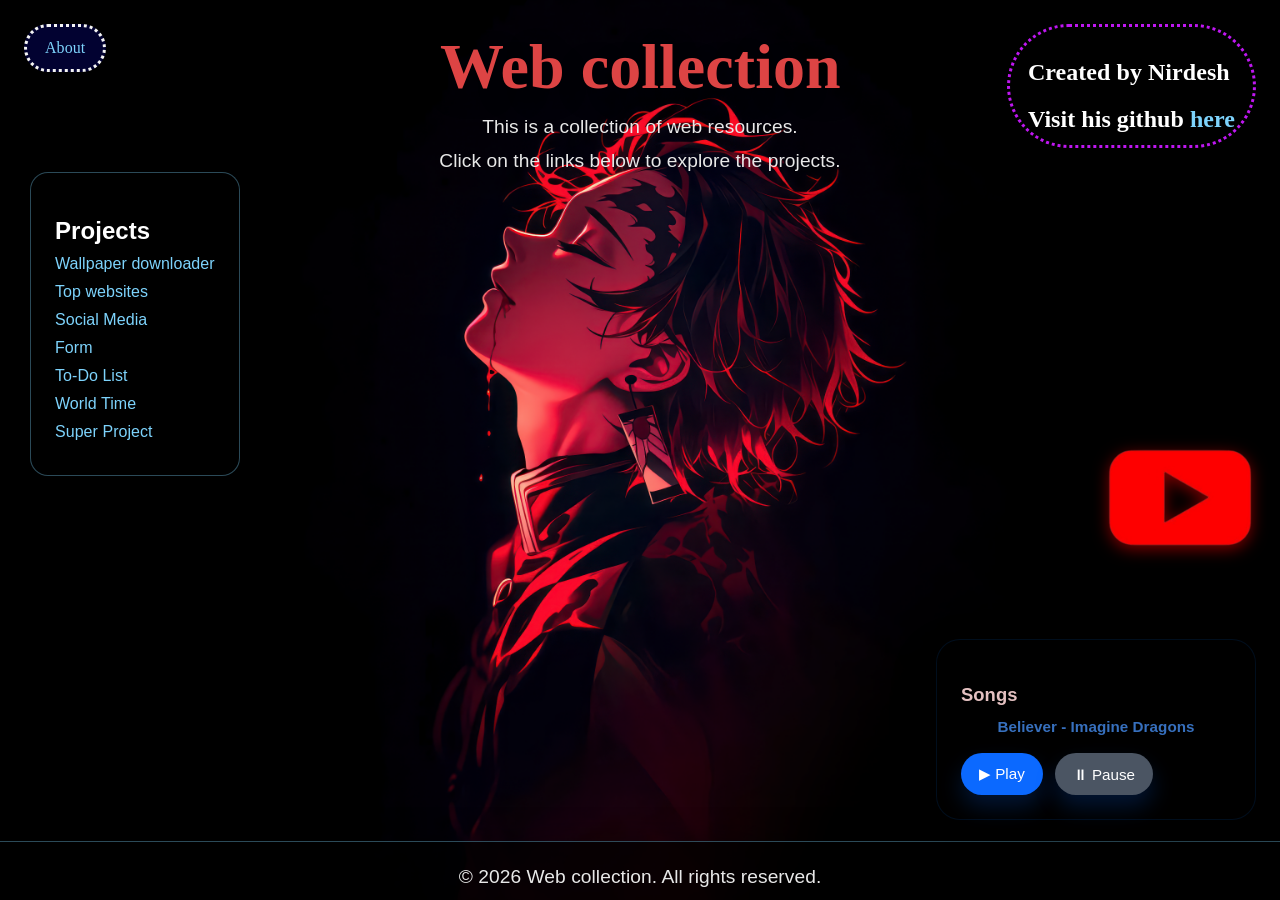
<file: index.html>
<!DOCTYPE html>
<html lang="en">

<head>
    <meta charset="UTF-8">
    <meta name="viewport" content="width=device-width, initial-scale=1.0">
    <title>Web collection</title>
    <link rel="icon" type="image/x-icon" href="https://images.icon-icons.com/81/PNG/256/arrow_top_15603.png" />

    <style>
        * {
            padding: 0;
            margin: 0;
            box-sizing: border-box;
        }

        .footer {
            position: fixed;
            bottom: 0;
            width: 100%;
            background-color: rgba(0, 0, 0, 0.72);
            color: #d4d4d4;
            text-align: center;
            padding: 12px 0;
            border-top: 1px solid rgba(125, 211, 252, 0.35);
            box-shadow: 0 -8px 24px rgba(0, 0, 0, 0.25);
        }

        body {
            font-family: 'poppins', sans-serif;
            letter-spacing: 0.05px;
            background-image: url('tan.png');
            background-size: cover;
            background-attachment: fixed;
            background-position: center;
            min-height: 100vh;
            margin: 0;
            padding: 30px;
            color: #f4f4f4;
            display: flex;
            flex-direction: column;
            align-items: center;
        }

        h1 {
            color: rgb(221, 68, 68);
            text-align: right;
            font-size: 4rem;
            text-shadow: 0 8px 24px rgba(0, 0, 0, 0.4);
            transition: all 0.3s ease;
            font-family: Georgia, 'Times New Roman', Times, serif;
            animation-name: myani;
            animation-duration: 5s;


        }

        @keyframes myani {
            0% {
                transform: translateY(-40px);
                opacity: 0;
            }

            100% {
                transform: translateY(0);
                opacity: 1;
            }
        }

        h1:hover {
            color: #ff4f4f;
            cursor: pointer;
            text-transform: capitalize;
            font-size: 4.05rem;

        }

        p {
            font-size: 1.2em;
            color: #e8e8e8;
            text-align: center;
            max-width: 720px;
            margin: 12px auto 0;
            font-family: 'Lucida Sans', 'Lucida Sans Regular', 'Lucida Grande', 'Lucida Sans Unicode', Geneva, Verdana, sans-serif;
            animation: fadeIn 1s ease-in-out;

        }

        p:hover {
            color: #a8ff00;
            cursor: pointer;
        }

        h2 {
            color: #ffffff;
            margin-top: 20px;
        }

        ul {
            list-style-type: none;
            padding: 0;
            margin: 0;
        }

        li {
            margin: 10px 0;
        }

        a {
            text-decoration: none;
            color: #7dd3fc;
        }

        a:hover {
            color: #38bdf8;
        }

        .projects {
            background-color: rgba(0, 0, 0, 0.72);
            padding: 24px;
            border-radius: 18px;
            max-width: 800px;
            border: 1px solid rgba(125, 211, 252, 0.35);
            box-shadow: 0 18px 50px rgba(0, 0, 0, 0.25);
            margin-right: auto;
        }

        .youtube-logo {
            filter: drop-shadow(0 4px 8px rgba(255, 0, 0, 0.5));
            transition: transform 0.3s ease, filter 0.3s ease;
        }

        .youtube-logo:hover {
            transform: scale(1.1);
            filter: drop-shadow(0 6px 12px rgba(255, 0, 0, 0.7));
            
        }



        .music-player {
            position: fixed;
            right: 24px;
            bottom: 80px;
            width: 320px;
            background: rgba(0, 0, 0, 0.94);
            padding: 24px;
            border-radius: 24px;
            border: 1px solid rgba(0, 86, 179, 0.16);
            box-shadow: 0 20px 45px rgba(0, 0, 0, 0.25);
            backdrop-filter: blur(16px);
            z-index: 999;
        }

        .music-player h2 {
            color: #e4c1c1;
            font-size: 1.15rem;
            margin-bottom: 10px;
        }

        .song-title {
            margin-bottom: 18px;
            font-size: 0.95rem;
            font-weight: 700;
            color: #3770be;
        }

        .controls {
            display: flex;
            gap: 12px;
            flex-wrap: wrap;
        }



        button {
            background: #0b69ff;
            color: #fff;
            border: none;
            padding: 12px 18px;
            border-radius: 999px;
            font-size: 0.95rem;
            cursor: pointer;
            transition: transform 0.2s ease, background 0.2s ease;
            box-shadow: 0 12px 22px rgba(11, 105, 255, 0.2);
        }

        .information {
            position: fixed;
            top: 24px;
            right: 24px;
            background-color: rgba(0, 0, 0, 0.72);
            padding: 12px 18px;
            font-family: 'Times New Roman', Times, serif;
            border-radius: 999px;
            border-style: dotted;
            color: #bf17f1;

        }

        .information:hover {
            background-color: rgba(0, 0, 0, 0.9);
            color: #f4f4f4;
            box-shadow: 0 6px 18px rgba(255, 255, 255, 0.5);
        }

        button:hover {
            transform: translateY(-1px);
            background: #004bb5;
        }

        .pause-btn {
            background: #4b5563;
        }

        .pause-btn:hover {
            background: #1f2937;
        }

        audio {
            display: none;
        }

        nav {
            position: fixed;
            top: 24px;
            left: 24px;
            z-index: 1000;
            background-color: rgb(2, 2, 49);
            padding: 12px 18px;
            font-family: 'Times New Roman', Times, serif;
            border-radius: 999px;
            border-style: dotted;
            animation-name: bestanimationforabout;
            animation-duration: 2s;

        }

        @keyframes bestanimationforabout {
            0% {
                transform: translateX(-40px);
                opacity: 0;
            }

            100% {
                transform: translateX(0);
                opacity: 1;
            }
        }

        nav :hover {

            color: #f4f4f4;
            font-size: 15px;
            cursor: pointer;


        }

        .youtube {
            position: fixed;
            bottom: 300px;
            right: 0px;
            animation-name: clickonyoutubelogo;
            animation-duration: 5s;

        }

        @keyframes clickonyoutubelogo {
            0% {
                transform: translateX(150px);
                opacity: 0;
            }

            100% {
                transform: translateX(0);
                opacity: 1;
            }


        }
    </style>

    <script>
        function playAudio() {
            var x = document.getElementById("myAudio");
            x.play();
        }


        function pauseAudio() {
            var x = document.getElementById("myAudio");
            x.pause();
        }

        if (!localStorage.getItem('p')) {
            window.alert(" Bro try playing the music player, you will love it! 😂😂");
            localStorage.setItem('p', '1');
        }









    </script>
</head>

<body>

    <header>
        <nav>
            <a href="about.html">About</a>


        </nav>

        <div class="information">
            <h2>Created by Nirdesh </h2>
            <h2>Visit his github <a href="https://github.com/nonopepep7-maker" target="_blank">here</a></h2>

        </div>





    </header>
    <div class="container">
        <h1>Web collection</h1>
        <p>This is a collection of web resources.</p>
        <p>Click on the links below to explore the projects.</p>
    </div>



    <div class="projects">
        <h2>Projects</h2>
        <ul>
            <li><a href="wallapaper.html" target="_blank">Wallpaper downloader</a></li>
            <li><a href="Topweb.html" target="_blank">Top websites</a></li>
            <li><a href="Social.html" target="_blank">Social Media</a></li>
            <li><a href="Form.html" target="_blank">Form</a></li>
            <li><a href="todolist.html" target="_blank">To-Do List</a></li>
            <li><a href="time.html" target="_blank">World Time</a></li>
            <li><a href="superonly.html" target="_blank">Super Project</a></li>
        </ul>
    </div>

    <div class="music-player">
        <h2>Songs</h2>
        <p class="song-title">Believer - Imagine Dragons</p>

        <audio id="myAudio">
            <source src="belive.mp3" type="audio/mpeg">
            Your browser does not support the audio element.
        </audio>

        <div class="controls">
            <button onclick="playAudio()">▶ Play</button>
            <button onclick="pauseAudio()" class="pause-btn">⏸ Pause</button>
        </div>
    </div>

    <div class="footer">
        <p>&copy; 2026 Web collection. All rights reserved. </p>
    </div>

    <a class="youtube" href="https://youtu.be/eJ0lgY1rVX8" target="_blank">
        <img class="youtube-logo" src="youtube.png" alt="YouTube Link" width="200px" height="200px">
    </a>



</body>

</html>
</file>
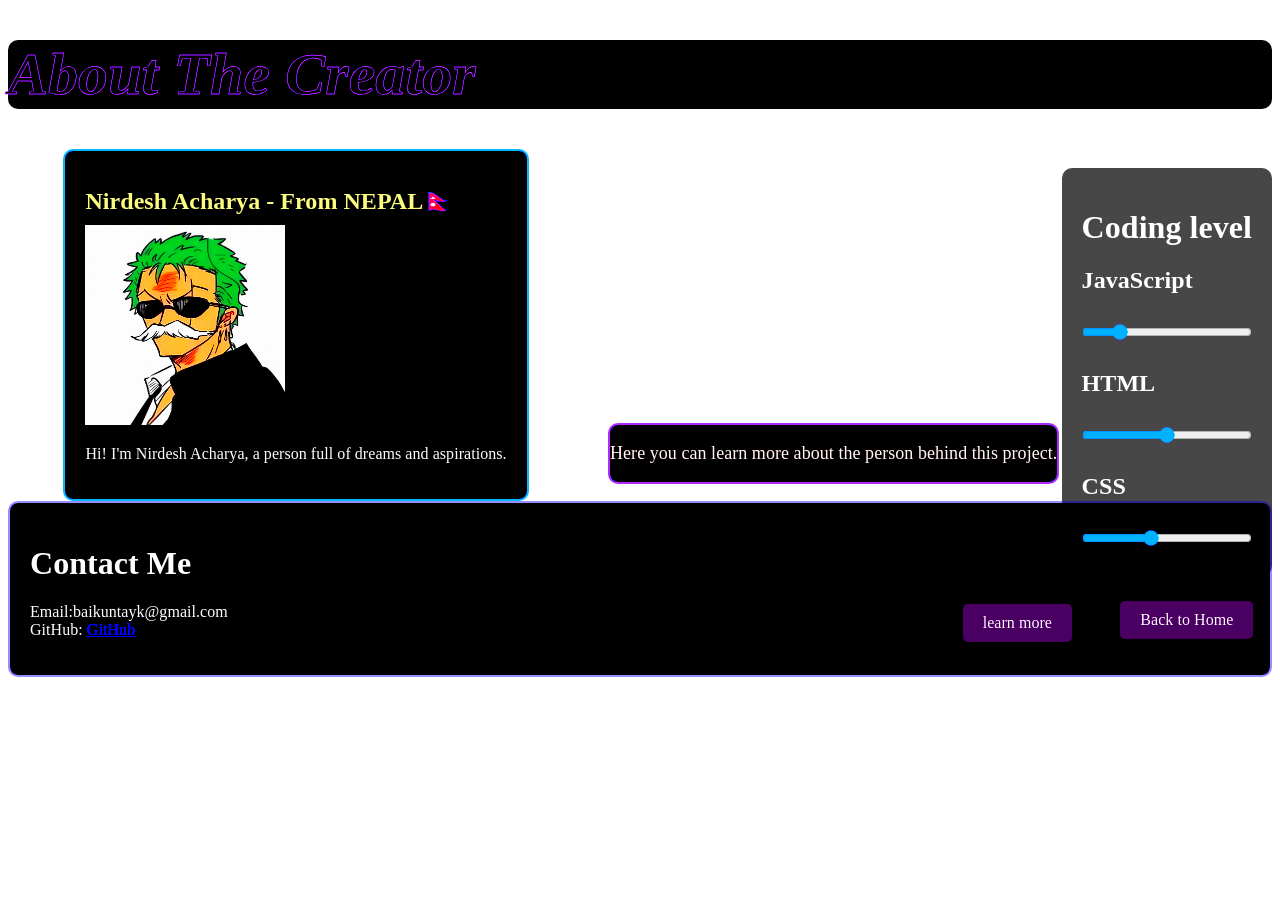
<file: about.html>
<!DOCTYPE html>
<html lang="en">

<head>
    <meta charset="UTF-8">
    <meta name="viewport" content="width=device-width, initial-scale=1.0">
    <title>About</title>
    <link rel="icon" type="image/x-icon" href="https://images.icon-icons.com/81/PNG/256/arrow_top_15603.png" />
</head>
<style>
    .btn {
        display: inline-block;
        padding: 10px 20px;
        background-color: rgb(21, 2, 26);
        color: #fff;
        text-decoration: none;
        border-radius: 5px;
        transition: background-color 0.3s ease;
        position: fixed;
        top: 88%;
        left: 88%;
    }

    body {

        letter-spacing: 0.05px;
        background-image: url('https://4kwallpapers.com/images/walls/thumbs_3t/26047.jpg');
        background-size: cover;
        filter: contrast(50);
        filter: saturate(5)
    }

    .btn:hover {
        background-color: rgb(255, 0, 0);
        box-shadow: 0 4px 8px rgba(0, 0, 0, 0.2);
    }

    .container {

        -webkit-text-stroke: 0.4px rgb(198, 136, 255);
        font-size: 30px;
        animation-name: hello;
        animation-duration: 5s;
        font-style: italic;
        background-color: black;

        cursor: pointer;
        border-color: blue;
        border-radius: 10px;
        animation: mymove 6s infinite;
    }

    @keyframes mymove {
        0% {
            background-color: black;
        }

        50% {
            background-color: rgb(255, 0, 0);
        }

        100% {
            background-color: black;
        }
    }




    @keyframes hello {
        0% {
            transform: translateY(-20px);
            opacity: 0;
        }

        100% {
            transform: translateY(0);
            opacity: 1;
        }
    }

    .container:hover {
        color: rgb(138, 150, 219);
        text-shadow: 0 0 5px rgb(255, 0, 0), 0 0 10px rgb(255, 0, 0), 0 0 20px rgb(255, 0, 0);
        font-size: 29px;
    }





    .container2 {
        display: inline-block;
        font-size: 18px;
        color: rgb(255, 250, 250);
        border: 2px solid rgb(121, 94, 197);
        border-radius: 10px;
        position: relative;
        left: 600px;
        background-color: black;



    }



    .container2:hover {
        color: rgb(31, 115, 184);
        border-color: rgb(253, 20, 20);
        box-shadow: 0 4px 8px rgba(255, 0, 0, 0.2);
        background-color: black;

    }



    .protfolio {
        display: inline-block;
        position: relative;
        right: 400px;


        border: 2px solid rgb(69, 145, 231);
        border-radius: 10px;
        padding: 20px;
        background-color: black;

        h1 {
            font-size: 24px;
            margin-bottom: 10px;
            color: beige;
        }

        p {
            font-size: 16px;
            color: rgb(255, 255, 255);
        }
    }

    .button {
        display: inline-block;
        padding: 10px 20px;
        background-color: rgb(21, 2, 26);
        color: #fff;
        text-decoration: none;
        border-radius: 5px;
        transition: background-color 0.3s ease;
        position: fixed;
        right: 200px;
        bottom: 35px;
    }

    .button:hover {
        background-color: rgb(255, 0, 0);
        box-shadow: 0 4px 8px rgba(0, 0, 0, 0.2);
    }



    .contact {


        font-size: 16px;
        color: rgb(255, 255, 255);
        border: 2px solid rgb(166, 164, 238);
        border-radius: 10px;
        padding: 20px;
        background-color: black;
    }

    .stepper {
        position: fixed;
        top: 20%;
        right: 0px;
    
        background-color: rgba(0, 0, 0, 0.72);
        padding: 20px;
        border-radius: 10px;
        color: rgb(255, 255, 255);
    }

    .javascript, .html, .css {
        width: 100%;
        margin: 10px 0;
    }
</style>

<body>

    <header>

        <div class="container">
            <h1 class="h1-1">About The Creator</h1>
        </div>
        <div class="container2">

            <p>Here you can learn more about the person behind this project.</p>

        </div>

        <a class="btn" href="index.html">Back to Home</a>


        <div class="protfolio">
            <h1>Nirdesh Acharya - From NEPAL🇳🇵</h1>
            <img src="Zoro.jpg" alt="Nirdesh Acharya" width="200" height="200">
            <p> Hi! I'm Nirdesh Acharya, a person full of dreams and aspirations.</p>

        </div>

        <div class="contact">
            <h1>Contact Me</h1>
            <p>Email:baikuntayk@gmail.com<br>GitHub: <a href="https://github.com/nonopepep7-maker">GitHub</a></p>
        </div>

        <a class="button" href="moreinfo.html" target="_blank">learn more</a>

        <div class="stepper">
            <h1>Coding level</h1>
            
            <h2>JavaScript</h2>
            <input type="range" min="0" max="100" value="20" class="javascript">
            <h2>HTML</h2>
            <input type="range" min="0" max="100" value="50" class="html">
            <h2>CSS</h2>
            <input type="range" min="0" max="100" value="40" class="css">
        </div>









    </header>
</body>

</html>
</file>
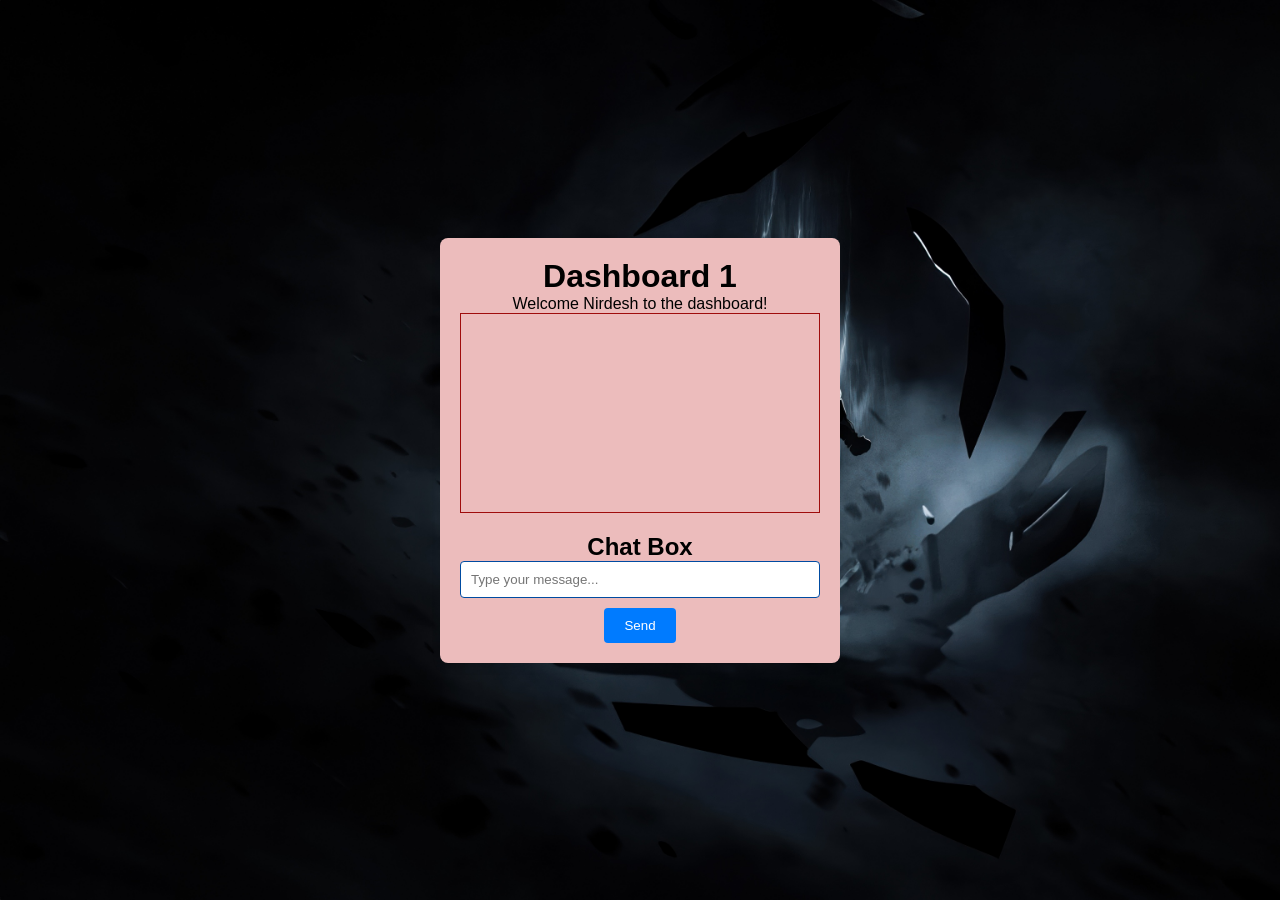
<file: dash1.html>
<!DOCTYPE html>
<html lang="en">

<head>
    <meta charset="UTF-8">
    <meta name="viewport" content="width=device-width, initial-scale=1.0">
    <title>Nirdesh</title>
    <link rel="icon" type="image/x-icon" href="https://images.icon-icons.com/81/PNG/256/arrow_top_15603.png" />
    <style>

               * {
            box-sizing: border-box;
            margin: 0;
            padding: 0;
            font-family: 'Gill Sans', 'Gill Sans MT', Calibri, 'Trebuchet MS', sans-serif;
             
        }

        body {
            background-image:url(goku.jpg) ;
            background-size: cover;
            background-position: fixed;
            display: flex;
            justify-content: center;
            align-items: center;
            height: 100vh;
        }

        .dashboard {
            background-color: rgb(236, 188, 188);
            padding: 20px;
            border-radius: 8px;
            box-shadow: 0 4px 8px rgba(0, 0, 0, 0.1);
            width: 400px;
            text-align: center;
        }

        .chat-box {
            border: 1px solid #9f0c0c;
            padding: 10px;
            height: 200px;
            overflow-y: auto;
            margin-bottom: 20px;
        }

        .input {
            display: flex;
            flex-direction: column;
            align-items: center;
        }

        .input input {
            width: 100%;
            padding: 10px;
            margin-bottom: 10px;
            border: 1px solid #004ba1;
            border-radius: 4px;
        }

        .input button {
            padding: 10px 20px;
            background-color: #007BFF;
            color: #fff;
            border: none;
            border-radius: 4px;
            cursor: pointer;
        }

        .input button:hover {
            background-color: #0056b3;
        }

        .input-area {
            display: flex;
            flex-direction: column;
            align-items: center;
        }

        .incoming {
            background-color: #e0e0e0;
            padding: 10px;
            border-radius: 4px;
            margin-bottom: 10px;
            align-self: flex-start;
        }

        .outgoing {
            background-color: #007BFF;
            color: #fff;
            padding: 10px;
            border-radius: 4px;
            margin-bottom: 10px;
            align-self: flex-end;
        }

        .message {
            display: flex;
            flex-direction: column;
            align-items: flex-start;
        }

    
    </style>
</head>

<body>

    <div class="dashboard">
        <h1>Dashboard 1</h1>
        <p>Welcome Nirdesh to the dashboard!</p>
        <div class="chat-box" id="user1-chat"></div>
        <div class="input">
            <h2>Chat Box</h2>
            <input type="text" id="user1-input" placeholder="Type your message...">
            <button onclick="sendMessage()">Send</button>

        </div>
        <script src="dash1.js"></script>
    </div>
</body>

</html>
</file>
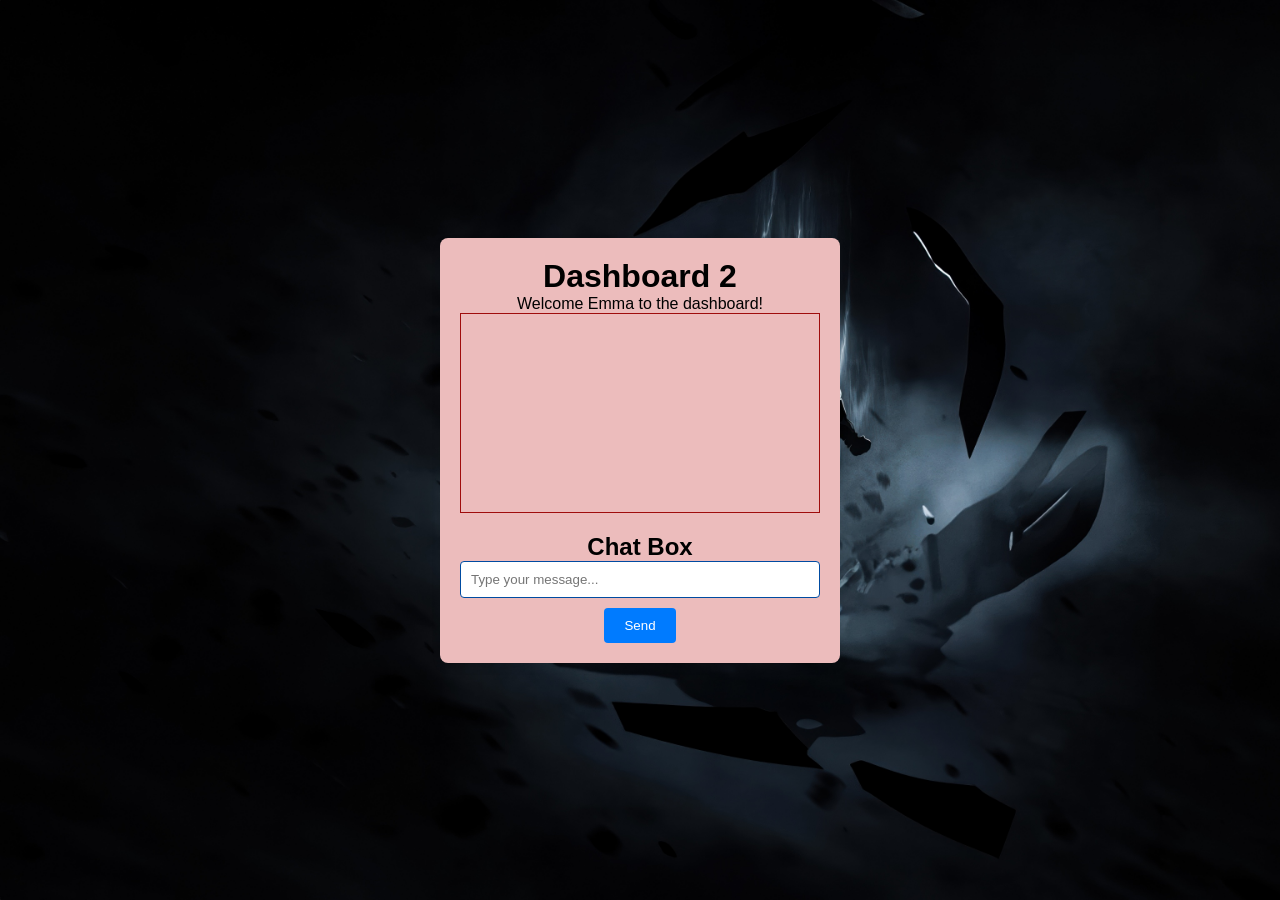
<file: dash2.html>
<!DOCTYPE html>
<html lang="en">

<head>
    <meta charset="UTF-8">
    <meta name="viewport" content="width=device-width, initial-scale=1.0">
    <title>Emma</title>
    <link rel="icon" type="image/x-icon" href="https://images.icon-icons.com/81/PNG/256/arrow_top_15603.png" />
    <style>
        * {
            box-sizing: border-box;
            margin: 0;
            padding: 0;
            font-family: 'Gill Sans', 'Gill Sans MT', Calibri, 'Trebuchet MS', sans-serif;

        }

        body {
            background-image: url(goku.jpg);
            background-size: cover;
            background-position: fixed;
            display: flex;
            justify-content: center;
            align-items: center;
            height: 100vh;
        }

        .dashboard {
            background-color: rgb(236, 188, 188);
            padding: 20px;
            border-radius: 8px;
            box-shadow: 0 4px 8px rgba(0, 0, 0, 0.1);
            width: 400px;
            text-align: center;
        }

        .chat-box {
            border: 1px solid #9f0c0c;
            padding: 10px;
            height: 200px;
            overflow-y: auto;
            margin-bottom: 20px;
        }

        .input {
            display: flex;
            flex-direction: column;
            align-items: center;
        }

        .input input {
            width: 100%;
            padding: 10px;
            margin-bottom: 10px;
            border: 1px solid #004ba1;
            border-radius: 4px;
        }

        .input button {
            padding: 10px 20px;
            background-color: #007BFF;
            color: #fff;
            border: none;
            border-radius: 4px;
            cursor: pointer;
        }

        .input button:hover {
            background-color: #0056b3;
        }

        .input-area {
            display: flex;
            flex-direction: column;
            align-items: center;
        }

        .incoming {
            background-color: #e0e0e0;
            padding: 10px;
            border-radius: 4px;
            margin-bottom: 10px;
            align-self: flex-start;
        }

        .outgoing {
            background-color: #007BFF;
            color: #fff;
            padding: 10px;
            border-radius: 4px;
            margin-bottom: 10px;
            align-self: flex-end;
        }

        .message {
            display: flex;
            flex-direction: column;
            align-items: flex-start;
        }

        .info {
            background-color: #0056b3;
        }
    </style>
</head>

<body>
    <div class="dashboard">
        <h1>Dashboard 2</h1>
        <p>Welcome Emma to the dashboard!</p>
        <div class="chat-box" id="user2-chat"></div>
        <div class="input">
            <h2>Chat Box</h2>
            <input type="text" id="user2-input" placeholder="Type your message...">
            <button onclick="sendMessage()">Send</button>

            </div>
        <script src="dash2.js"></script>
    </div>
</body>

</html>
</file>
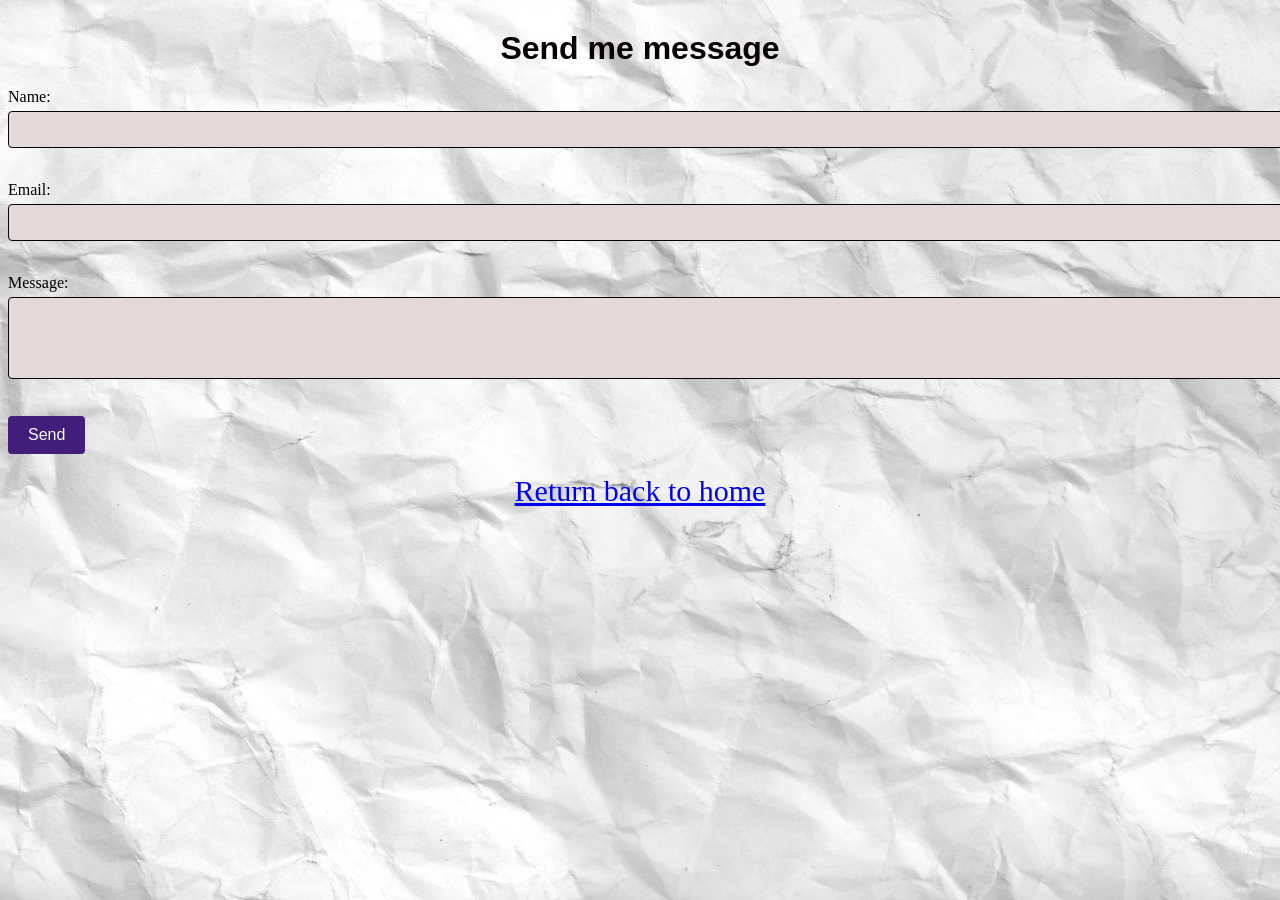
<file: Form.html>
<!DOCTYPE html>
<html lang="en">
<head>
    <meta charset="UTF-8">
    <meta name="viewport" content="width=device-width, initial-scale=1.0">
    <title>Send me message</title>
    <link rel="icon" type="image/x-icon" href="https://images.icon-icons.com/81/PNG/256/arrow_top_15603.png" />
    <style>

        body {
            background-image: url('white-paper-texture.jpg');
            background-size: cover;
            background-attachment: fixed;
        }
        #name, #email, #message {
            width: 100%;
            padding: 10px;
            margin: 5px 0 15px 0;
            border: 1px solid #080101;
            border-radius: 4px;
            display: inline-block;
            background-color: #e4d8d8;
        }

        h1 {
            color: #080101;
            text-align: center;
            font-family: 'Georgia', serif;
            margin-top: 30px;
            font-family: 'Lucida Sans', 'Lucida Sans Regular', 'Lucida Grande', 'Lucida Sans Unicode', Geneva, Verdana, sans-serif;
        }

        h1:hover {
            color: #523277;
            transition: 0.3s;
        }

        #submit-btn {
            background-color: #411e79;
            color: white;
            padding: 10px 20px;
            border: none;
            border-radius: 4px;
            cursor: pointer;
            font-size: 16px;
        }

        #submit-btn:hover {
            background-color: #a50e0e;
            transition: 0.3s;
        }

        #returnback {
            text-align: center;
            margin-top: 20px;
            font-size:30px;
        }
    </style>
</head>
<body>
    <h1>Send me message</h1>
    <form action="https://formsubmit.co/nonopepep7@gmail.com" method="POST">
        <label for="name">Name:</label><br>
        <input type="text" id="name" name="name" required><br><br>
        <label for="email">Email:</label><br>
        <input type="email" id="email" name="_replyto" required><br><br>
        <label for="message">Message:</label><br>
        <textarea id="message" name="message" rows="4" required></textarea><br><br>
        <button id="submit-btn" type="submit">Send</button>
    </form>

    <div id="returnback">
        <a href="index.html">Return back to home</a>
    </div>
</body>
</html>
</file>
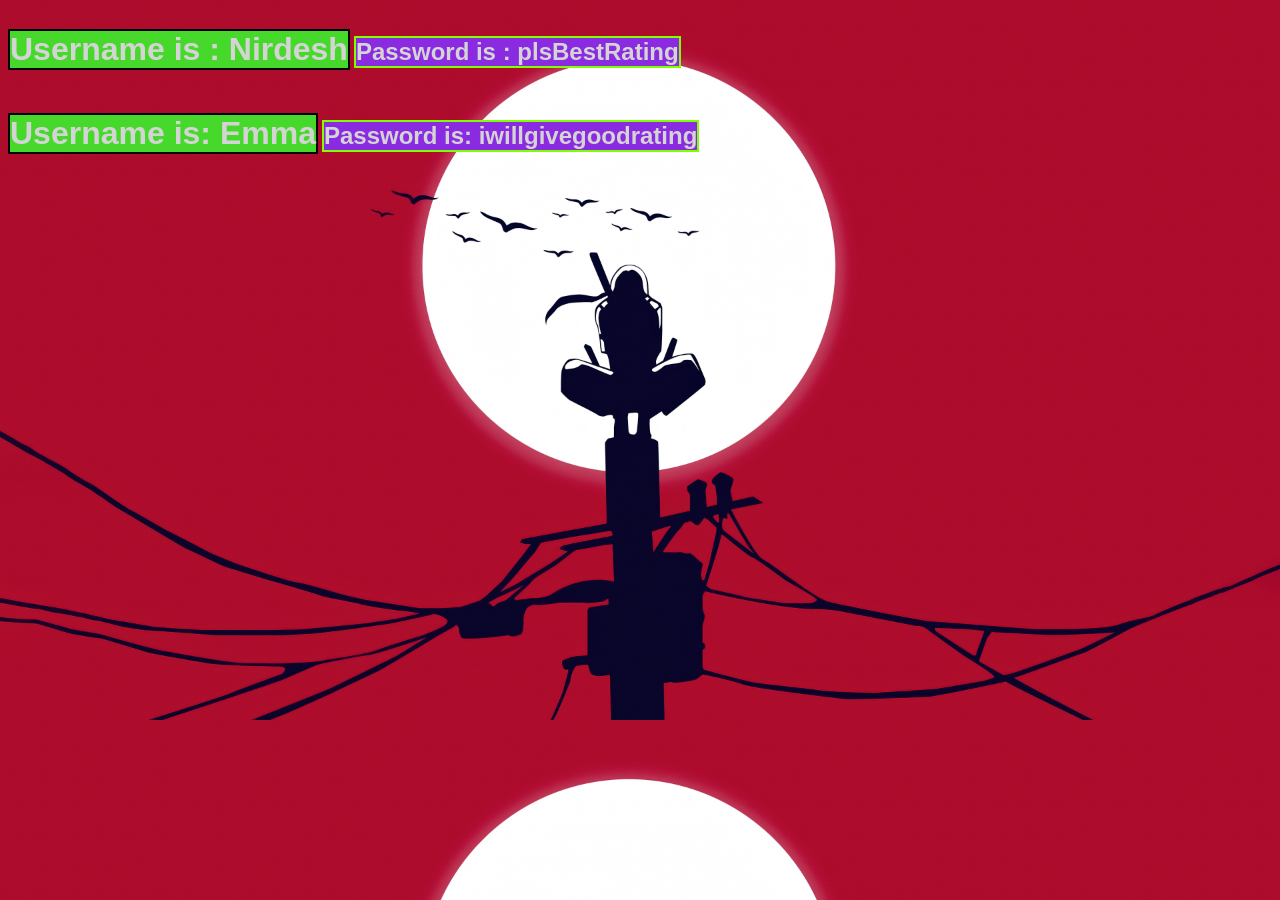
<file: hint.html>
<!DOCTYPE html>
<html lang="en">
<head>
    <meta charset="UTF-8">
    <meta name="viewport" content="width=device-width, initial-scale=1.0">
    <title>hint</title>
    <link rel="icon" type="image/x-icon" href="https://images.icon-icons.com/81/PNG/256/arrow_top_15603.png" />

    <style>
        body {
            background-image: url('itachi.jpg');
            background-size: cover;
        }

        h1 {
            color: #d4d4d4;
            font-family: 'Segoe UI', Tahoma, Geneva, Verdana, sans-serif;
            border-color: black;
            border-width: 2px;
            border-style: solid;
            background-color: rgb(70, 217, 44);
            display: inline-block;
        }

        h2 {
            color: #d4d4d4;
            font-family: 'Segoe UI', Tahoma, Geneva, Verdana, sans-serif;
            border-color: chartreuse;
            border-width: 2px;
            border-style: solid;
            background-color: blueviolet;
            display: inline-block;
        }
    </style>
</head>
<body>
    <div class="1">
    <h1> Username is : Nirdesh</h1>
    <h2> Password is : plsBestRating</h2>
</div>
<div class="2">
    <h1> Username is: Emma </h1>
    <h2> Password is: iwillgivegoodrating</h2>
</div>

    
</body>
</html>
</file>
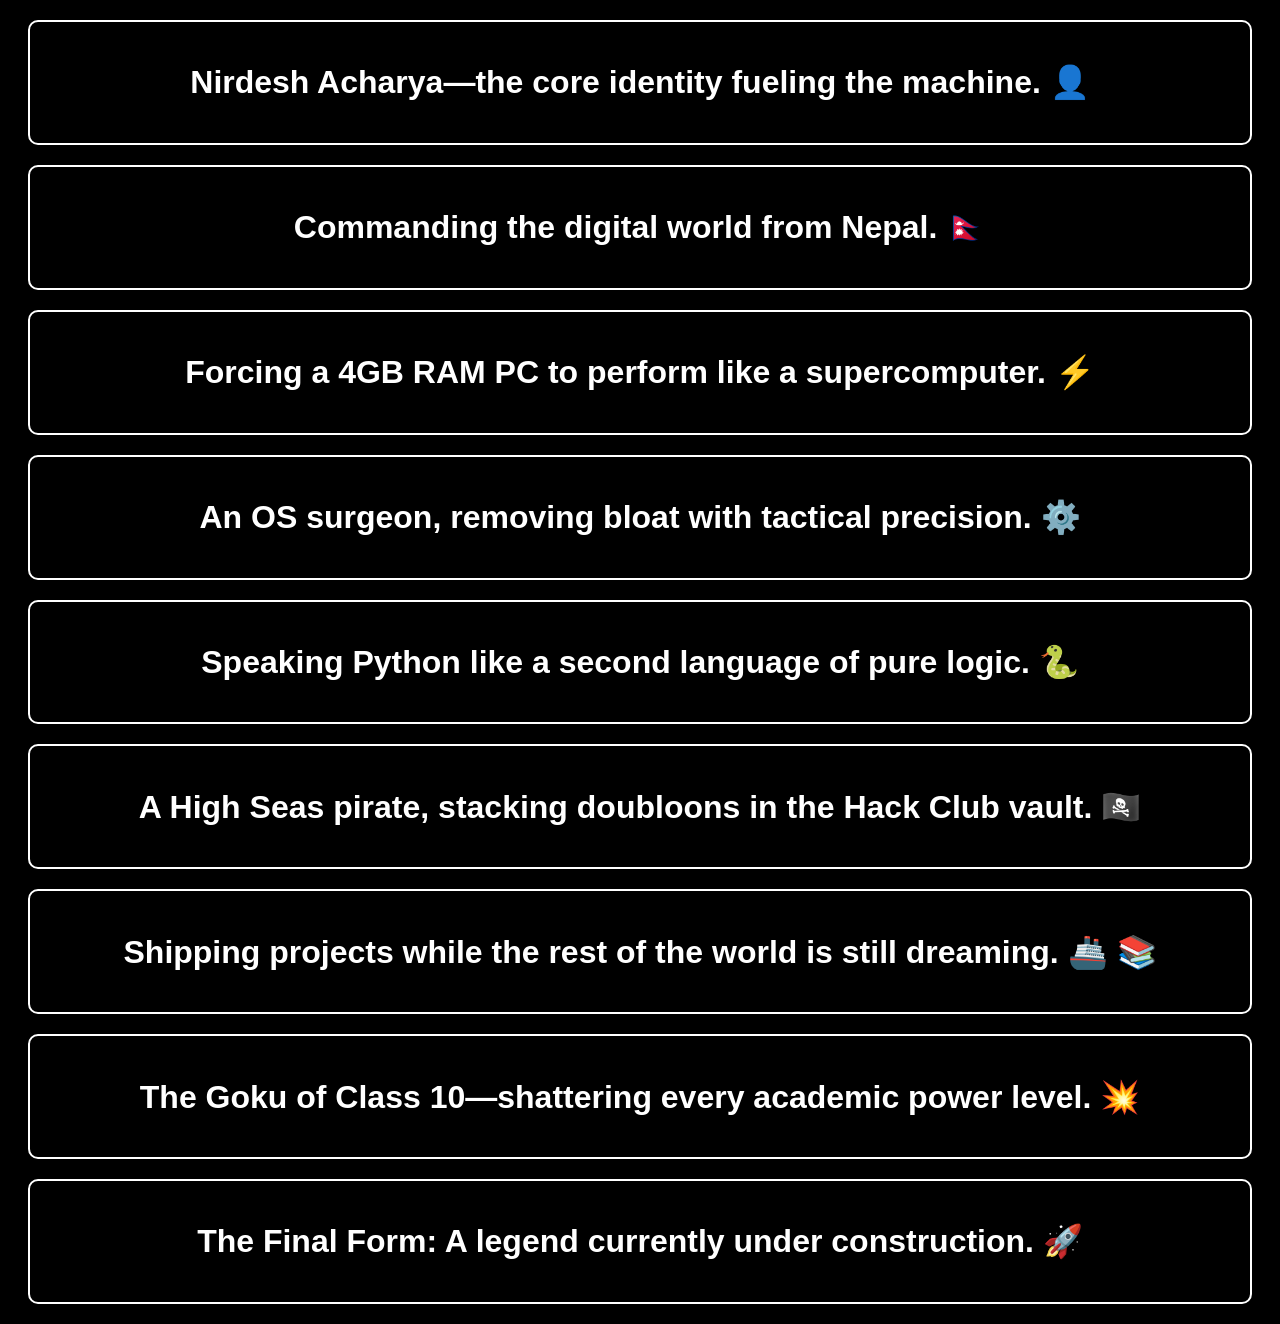
<file: moreinfo.html>
<!DOCTYPE html>
<html lang="en">

<head>
    <meta charset="UTF-8">
    <meta name="viewport" content="width=device-width, initial-scale=1.0">
    <title>Info</title>
    <link rel="icon" type="image/x-icon" href="https://images.icon-icons.com/81/PNG/256/arrow_top_15603.png" />
    <script>
        window.alert("I am going to tell about my self from Diffrent levels")
        window.alert("level 1: Nirdesh Acharya—the core identity fueling the machine. 👤")
        window.alert("level 2: Commanding the digital world from Nepal. 🇳🇵")
        window.alert("level 3: Forcing a 4GB RAM PC to perform like a supercomputer. ⚡ ")
        window.alert("level 4: An OS surgeon, removing bloat with tactical precision. ⚙️")
        window.alert("level 5: Speaking Python like a second language of pure logic. 🐍")
        window.alert("level 6: A High Seas pirate, stacking doubloons in the Hack Club vault. 🏴‍☠️")
        window.alert("level 7: Shipping projects while the rest of the world is still dreaming. 🚢 📚")
        window.alert("level 8: The Goku of Class 10—shattering every academic power level. 💥")
        window.alert("level 9: The Final Form: A legend currently under construction. 🚀")
        window.alert("Do I speak the truth? 😉")
    </script>
    <style>
        body {
            background-color: black;
            color: white;
            font-family: 'Arial', sans-serif;
        }

        .level1,
        .level2,
        .level3,
        .level4,
        .level5,
        .level6,
        .level7,
        .level8,
        .level9 {
            margin: 20px;
            padding: 20px;
            border: 2px solid white;
            border-radius: 10px;
            text-align: center;
        }
    </style>
</head>

<body>

    <div class="level1">
        <h1>Nirdesh Acharya—the core identity fueling the machine. 👤</h1>
    </div>
    <div class="level2">
        <h1>Commanding the digital world from Nepal. 🇳🇵</h1>
    </div>
    <div class="level3">
        <h1>Forcing a 4GB RAM PC to perform like a supercomputer. ⚡ </h1>
    </div>
    <div class="level4">
        <h1>An OS surgeon, removing bloat with tactical precision. ⚙️</h1>
    </div>
    <div class="level5">
        <h1>Speaking Python like a second language of pure logic. 🐍</h1>
    </div>
    <div class="level6">
        <h1>A High Seas pirate, stacking doubloons in the Hack Club vault. 🏴‍☠️</h1>
    </div>
    <div class="level7">
        <h1>Shipping projects while the rest of the world is still dreaming. 🚢 📚</h1>
    </div>
    <div class="level8">
        <h1>The Goku of Class 10—shattering every academic power level. 💥</h1>
    </div>
    <div class="level9">
        <h1>The Final Form: A legend currently under construction. 🚀</h1>
    </div>
</body>

</html>
</file>
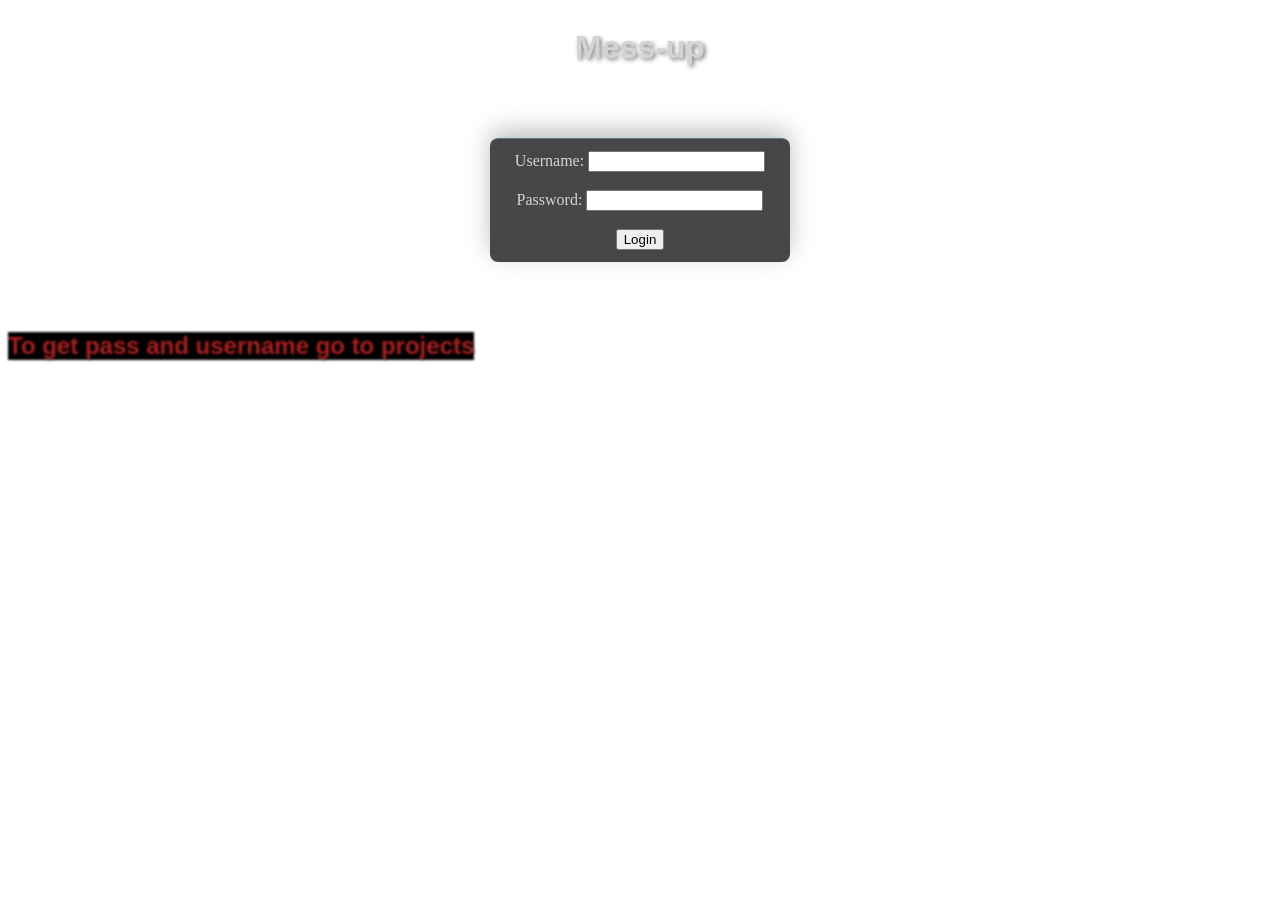
<file: Social.html>
<!DOCTYPE html>
<html lang="en">

<head>
    <meta charset="UTF-8">
    <meta name="viewport" content="width=device-width, initial-scale=1.0">
    <title>Mess-up</title>
    <link rel="icon" type="image/x-icon" href="https://images.icon-icons.com/81/PNG/256/arrow_top_15603.png" />

    <style>
        h1 {
            color: #d4d4d4;
            font-family: 'Segoe UI', Tahoma, Geneva, Verdana, sans-serif;
            text-shadow: 2px 2px 4px rgba(0, 0, 0, 0.5);
            animation-name: honey;
            animation-duration: 4s;
            animation-iteration-count: infinite;
            display: inline-block;
            cursor: pointer;

        }

        @keyframes honey {
            0% {
                transform: translateY(0);
            }

            50% {
                transform: translateY(-25px);
            }

            100% {
                transform: translateY(0);
            }
        }

        h1:hover {
            color: #7dd3fc;
            text-shadow: 4px 4px 8px rgba(0, 0, 0, 0.7);
            font-size: 50px;
            display: inline-block;

        }

        .yea {


            text-align: center;

        }

        body {
            background-image: url('https://4kwallpapers.com/images/walls/thumbs_2t/25837.png');
            background-size: cover;
        }

        .loginform {
            background-color: rgba(0, 0, 0, 0.72);
            color: #d4d4d4;
            text-align: center;
            padding: 12px 0;
            border-top: 1px solid rgba(125, 211, 252, 0.35);
            box-shadow: 0 -8px 24px rgba(0, 0, 0, 0.25);
            width: 300px;
            margin: 50px auto;
            border-radius: 8px;
        }

        h2 {
            color: #ac1f1f;
            text-align: center;
            font-family: 'Segoe UI', Tahoma, Geneva, Verdana, sans-serif;
            text-shadow: 1px 1px 2px rgba(0, 0, 0, 0.925);
            animation-name: lefttorightstyle;
            animation-duration: 18s;
            animation-iteration-count: 2;
            position: fixed;
            background-color: black;
            filter: blur(1px);
        }

        @keyframes lefttorightstyle {
            0% {
                transform: translateX(0px);
            }

            100% {
                transform: translateX(800px);
            }
        }
    </style>

</head>

<body>
    <header>
        <div class="yea">
            <h1>Mess-up</h1>


        </div>

    </header>

    <div class="loginform">

        <form
            onsubmit="if(user.value=='Nirdesh' && pass.value=='plsBestRating'){ window.location.href='dash1.html'; } else if(user.value=='Emma' && pass.value=='iwillgivegoodrating'){ window.location.href='dash2.html'; } else { alert('Wrong login!'); } return false;">
            <label for="user">Username:</label>
            <input type="text" id="user" name="username" required><br><br>

            <label for="pass">Password:</label>
            <input type="password" id="pass" name="password" required><br><br>

            <button type="submit">Login</button>
        </form>
        
    </div>

    <h2> To get pass and username go to projects</h2>



</body>

</html>
</file>
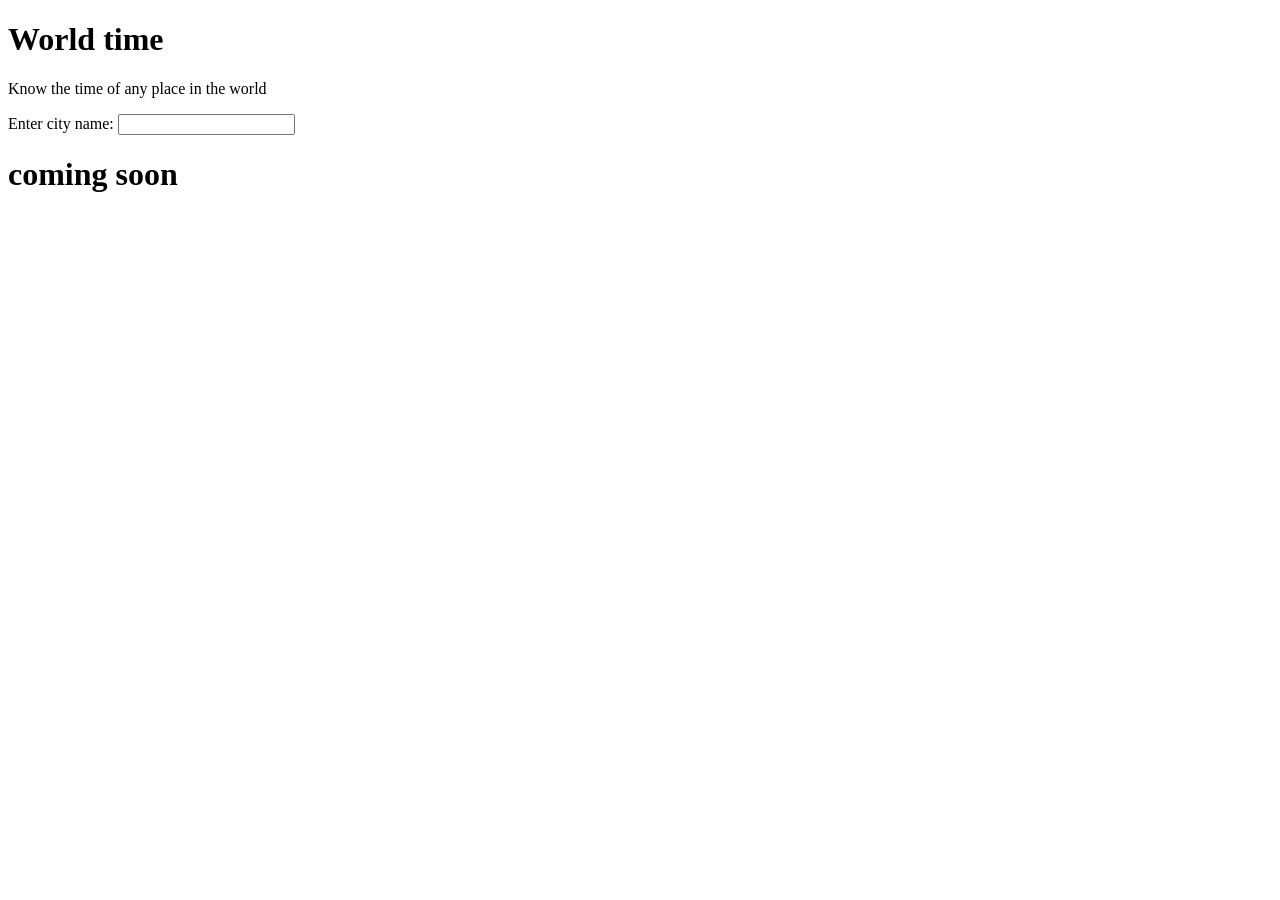
<file: time.html>
<!DOCTYPE html>
<html lang="en">
<head>
    <meta charset="UTF-8">
    <meta name="viewport" content="width=device-width, initial-scale=1.0">
    <title>World time</title>
</head>
<body>
    <h1>World time</h1>
    <p> Know the time of any place in the world</p>
    <label for="city">Enter city name:</label>
    
    <input list ="cities" id="city-list" name="city-list">
    <datalist id="cities">
        <option value="New York">
            
        <option value="London">
          
        <option value="Tokyo">
        <option value="Sydney">
        <option value="Paris">
        <option value="Moscow">
        <option value="Beijing">
        <option value="Dubai">
        <option value="Mumbai">
        <option value="Rio de Janeiro">
        <option value="Katmandu">
    </datalist>

    <h1> coming soon</h1>
           
</body>
</html>
</file>
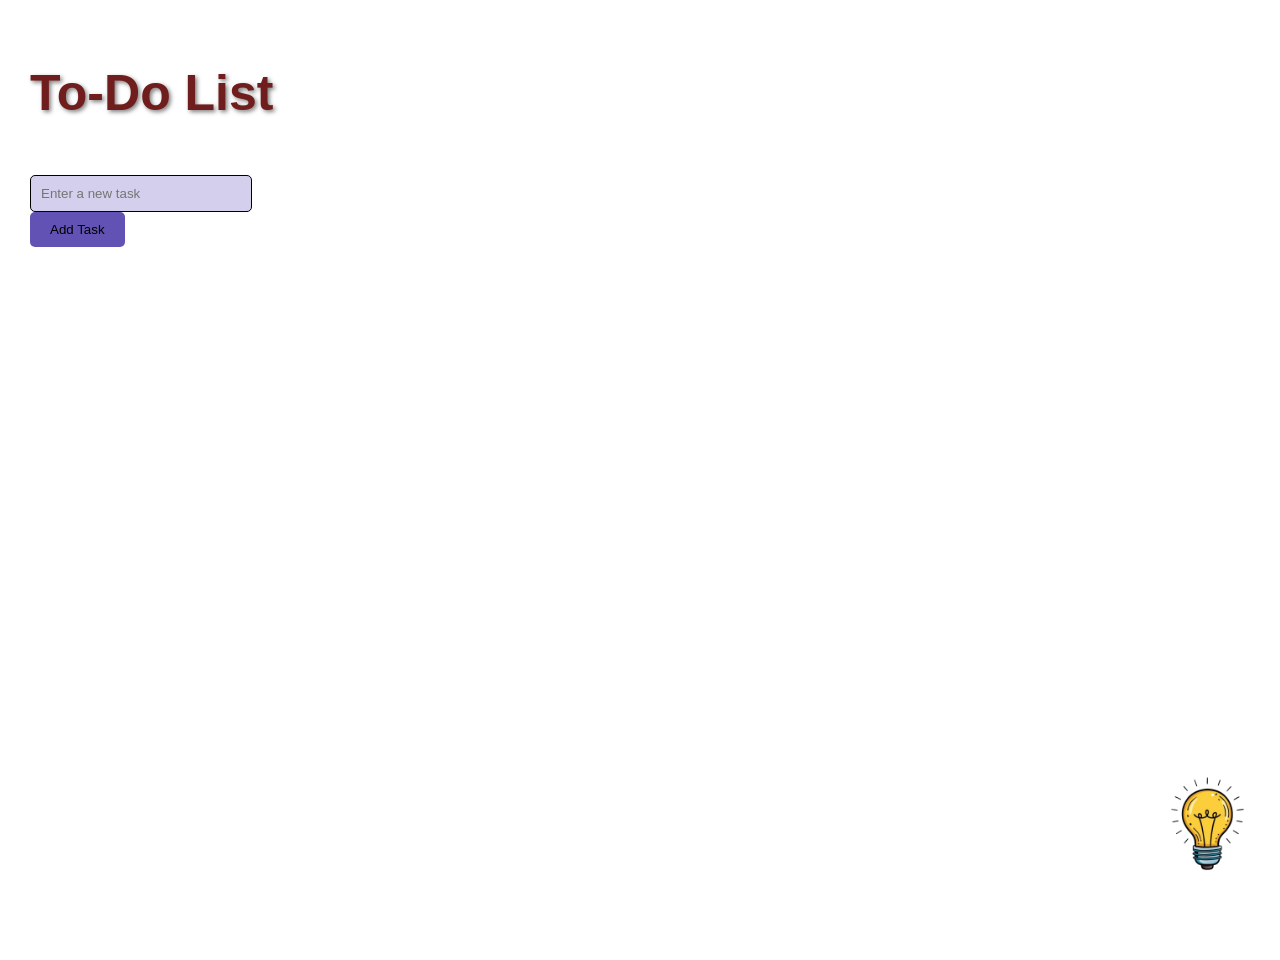
<file: todolist.html>
<!DOCTYPE html>
<html lang="en">

<head>
    <meta charset="UTF-8">
    <meta name="viewport" content="width=device-width, initial-scale=1.0">
    <title>TO do list</title>
    <link rel="icon" type="image/x-icon" href="https://images.icon-icons.com/81/PNG/256/arrow_top_15603.png" />
</head>

    
<script>
    document.addEventListener('DOMContentLoaded', () => {
        const form = document.getElementById('todo-form');
    const input = form.querySelector('input[type="text"]');
    const todoContainer = document.querySelector('.todo-container');

    // 1. LOAD: When page opens, get tasks from storage and display them
    const savedTasks = JSON.parse(localStorage.getItem('myTasks')) || [];
        savedTasks.forEach(taskText => addTask(taskText, false));

        form.addEventListener('submit', (e) => {
        e.preventDefault();
    const taskText = input.value.trim();
    if (taskText) {
        addTask(taskText, true); // true means "save this to storage"
    input.value = '';
            }
        });

    function addTask(text, shouldSave) {
            const taskItem = document.createElement('div');
    taskItem.classList.add('task-item');

    // Create a span for the text so it's separate from the button
    const textSpan = document.createElement('span');
    textSpan.textContent = text;
    taskItem.appendChild(textSpan);

    const deleteButton = document.createElement('button');
    deleteButton.textContent = 'Delete';
            deleteButton.addEventListener('click', () => {
        todoContainer.removeChild(taskItem);
    saveAllTasks(); // Update storage after deleting
            });

    taskItem.appendChild(deleteButton);
    todoContainer.appendChild(taskItem);

    // Save to storage if this is a brand new task
    if (shouldSave) {
        saveAllTasks();
            }
        }

    // 2. SAVE: Function to grab all current tasks and put them in localStorage
    function saveAllTasks() {
            const tasks = [];
            // Select all span tags inside task items to get just the task text
            document.querySelectorAll('.task-item span').forEach(span => {
        tasks.push(span.textContent);
            });
    localStorage.setItem('myTasks', JSON.stringify(tasks));
        }
    });
</script>
</script>
<style>
    body {
        font-family: 'Segoe UI', Tahoma, Geneva, Verdana, sans-serif;
        background-image: url('https://4kwallpapers.com/images/walls/thumbs_2t/25837.png');
        background-size: cover;
        min-height: 100vh;
        margin: 0;
        padding: 30px;
        color: #f4f4f4;
    }

    

    .todo-container {
        margin-top: 20px;

    }

    .task-item {
        background-color: rgba(0, 0, 0, 0.72);
        color: #d4d4d4;
        padding: 10px;
        margin-bottom: 10px;
        border-radius: 5px;
        display: flex;
        justify-content: space-between;
        align-items: center;
    }

    .task-item button {
        background-color: #ff4d4d;
        color: white;
        border: none;
        padding: 5px 10px;
        border-radius: 3px;
        cursor: pointer;
    }

    h1 {
        color: #701d1d;
        text-align: center;
        font-family: 'Segoe UI', Tahoma, Geneva, Verdana, sans-serif;
        text-shadow: 2px 2px 4px rgba(0, 0, 0, 0.5);
        animation-name: honey;
        animation-duration: 4s;
        animation-iteration-count: infinite;
        display: inline-block;
        font-size: 50px;
    }

    @keyframes honey {
        0% {
            transform: translateY(0);
            opacity: 1;
        }

        50% {
            transform: translateY(-25px);
            opacity: 0.8;
        }

        100% {
            transform: translateY(0);
            opacity: 1;
        }
    }

    #weare {
        background-color: #6152b4;
        color: #000;
        border: none;
        padding: 10px 20px;
        border-radius: 5px;
        cursor: pointer;
    }

    #weare:hover {
        background-color: #c51b1b;
        color: #000;
    }

    #humans {
        padding: 10px;
        border-radius: 5px;
        border: 1px solid #000000;
        width: 200px;
        background-color: #d4cfec;
    }

    #humans:focus {
        outline: none;
        border-color: #6152b4;
        box-shadow: 0 0 5px rgba(97, 82, 180, 0.5);
    }

    #hint-link {
        position: fixed;
        bottom: 20px;
        right: 20px;
        z-index: 1000;
        animation-name: bounce;
        animation-duration: 2s;
        animation-iteration-count: infinite;
    }

    @keyframes bounce {
        0% {
            transform: translateY(0);
        }

        50% {
            transform: translateY(-10px);
        }

        100% {
            transform: translateY(0);
        }
    }

    #hint-link img {
        width: 60px;
        height: 60px;
        transition: transform 0.3s ease;
    }

    #hint-link img:hover {
        transform: scale(1.2);
    }

</style>


<body>
    <h1>To-Do List</h1>
    <div class="todo-container">
        <form id="todo-form">
            <input id="humans" type="text" placeholder="Enter a new task" required><br>
            <button id="weare" type="submit">Add Task</button>
        </form>
    </div>

    <a id="hint-link" href="hint.html">
        <img src="hint.png" alt="Hint Link" style="height: 105px; width: 105px;">
    </a>

</body>

</html>
</file>
